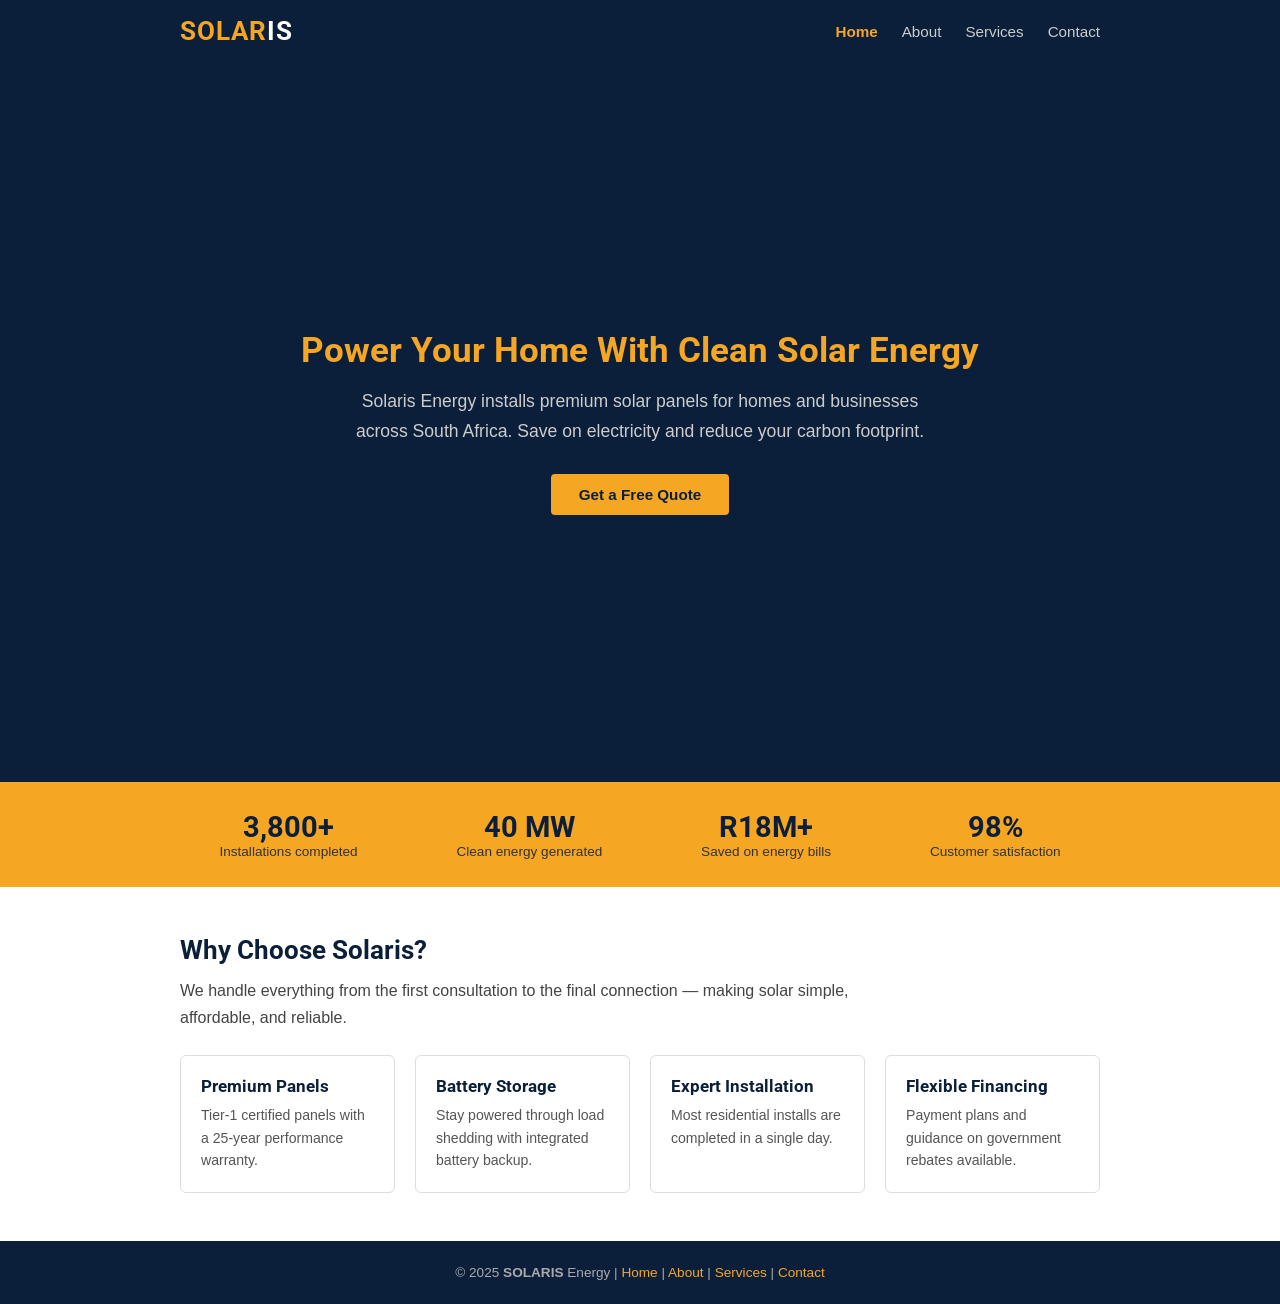
<file: index.html>
<!DOCTYPE html>
<html lang="en">
<head>
  <meta charset="UTF-8" />
  <meta name="viewport" content="width=device-width, initial-scale=1.0" />
  <title>Solaris Energy — Home</title>
  <link rel="stylesheet" href="/css/style.css" />
</head>
<body>

  <header>
    <div class="container">
      <a href="index.html" class="logo">SOLAR<span>IS</span></a>
      <nav>
        <ul>
          <li><a href="index.html">Home</a></li>
          <li><a href="about.html">About</a></li>
          <li><a href="services.html">Services</a></li>
          <li><a href="contact.html">Contact</a></li>
        </ul>
      </nav>
    </div>
  </header>

  <main>

    <div class="hero hero-full">
      <h1>Power Your Home With Clean Solar Energy</h1>
      <p>Solaris Energy installs premium solar panels for homes and businesses across South Africa. Save on electricity and reduce your carbon footprint.</p>
      <a href="contact.html" class="btn">Get a Free Quote</a>
    </div>

    <div class="stats-bar">
      <div class="container">
        <div class="stat">
          <h3>3,800+</h3>
          <p>Installations completed</p>
        </div>
        <div class="stat">
          <h3>40 MW</h3>
          <p>Clean energy generated</p>
        </div>
        <div class="stat">
          <h3>R18M+</h3>
          <p>Saved on energy bills</p>
        </div>
        <div class="stat">
          <h3>98%</h3>
          <p>Customer satisfaction</p>
        </div>
      </div>
    </div>

    <section>
      <div class="container">
        <h2>Why Choose Solaris?</h2>
        <p>We handle everything from the first consultation to the final connection — making solar simple, affordable, and reliable.</p>
        <div class="card-grid">
          <div class="card">
            <h3>Premium Panels</h3>
            <p>Tier-1 certified panels with a 25-year performance warranty.</p>
          </div>
          <div class="card">
            <h3>Battery Storage</h3>
            <p>Stay powered through load shedding with integrated battery backup.</p>
          </div>
          <div class="card">
            <h3>Expert Installation</h3>
            <p>Most residential installs are completed in a single day.</p>
          </div>
          <div class="card">
            <h3>Flexible Financing</h3>
            <p>Payment plans and guidance on government rebates available.</p>
          </div>
        </div>
      </div>
    </section>

  </main>

  <footer>
    <p>&copy; 2025 <strong>SOLARIS</strong> Energy  | 
      <a href="index.html">Home</a>  | 
      <a href="about.html">About</a>  | 
      <a href="services.html">Services</a>  | 
      <a href="contact.html">Contact</a>
    </p>
  </footer>

  <script src="/js/script.js"></script>

</body>
</html>
</file>
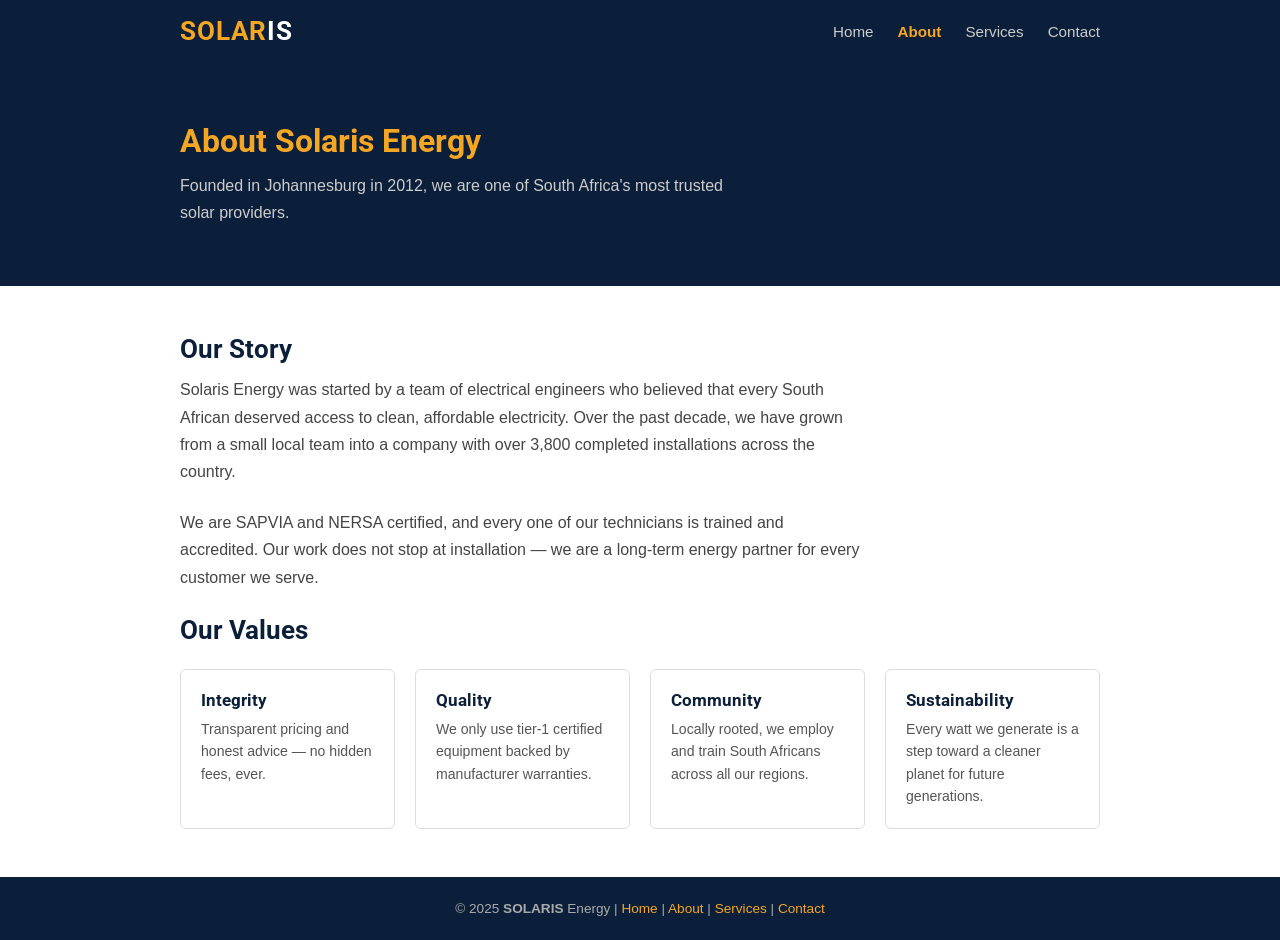
<file: about.html>
<!DOCTYPE html>
<html lang="en">
<head>
  <meta charset="UTF-8" />
  <meta name="viewport" content="width=device-width, initial-scale=1.0" />
  <title>Solaris Energy — About</title>
  <link rel="stylesheet" href="/css/style.css" />
</head>
<body>

  <header>
    <div class="container">
      <a href="index.html" class="logo">SOLAR<span>IS</span></a>
      <nav>
        <ul>
          <li><a href="index.html">Home</a></li>
          <li><a href="about.html">About</a></li>
          <li><a href="services.html">Services</a></li>
          <li><a href="contact.html">Contact</a></li>
        </ul>
      </nav>
    </div>
  </header>

  <main>

    <div class="page-hero">
      <div class="container">
        <h1>About Solaris Energy</h1>
        <p>Founded in Johannesburg in 2012, we are one of South Africa's most trusted solar providers.</p>
      </div>
    </div>

    <section>
      <div class="container">
        <h2>Our Story</h2>
        <p>Solaris Energy was started by a team of electrical engineers who believed that every South African deserved access to clean, affordable electricity. Over the past decade, we have grown from a small local team into a company with over 3,800 completed installations across the country.</p>
        <p>We are SAPVIA and NERSA certified, and every one of our technicians is trained and accredited. Our work does not stop at installation — we are a long-term energy partner for every customer we serve.</p>

        <h2>Our Values</h2>
        <div class="card-grid">
          <div class="card">
            <h3>Integrity</h3>
            <p>Transparent pricing and honest advice — no hidden fees, ever.</p>
          </div>
          <div class="card">
            <h3>Quality</h3>
            <p>We only use tier-1 certified equipment backed by manufacturer warranties.</p>
          </div>
          <div class="card">
            <h3>Community</h3>
            <p>Locally rooted, we employ and train South Africans across all our regions.</p>
          </div>
          <div class="card">
            <h3>Sustainability</h3>
            <p>Every watt we generate is a step toward a cleaner planet for future generations.</p>
          </div>
        </div>
      </div>
    </section>

  </main>

  <footer>
    <p>&copy; 2025 <strong>SOLARIS</strong> Energy  | 
      <a href="index.html">Home</a>  | 
      <a href="about.html">About</a>  | 
      <a href="services.html">Services</a>  | 
      <a href="contact.html">Contact</a>
    </p>
  </footer>

  <script src="/js/script.js"></script>

</body>
</html>
</file>
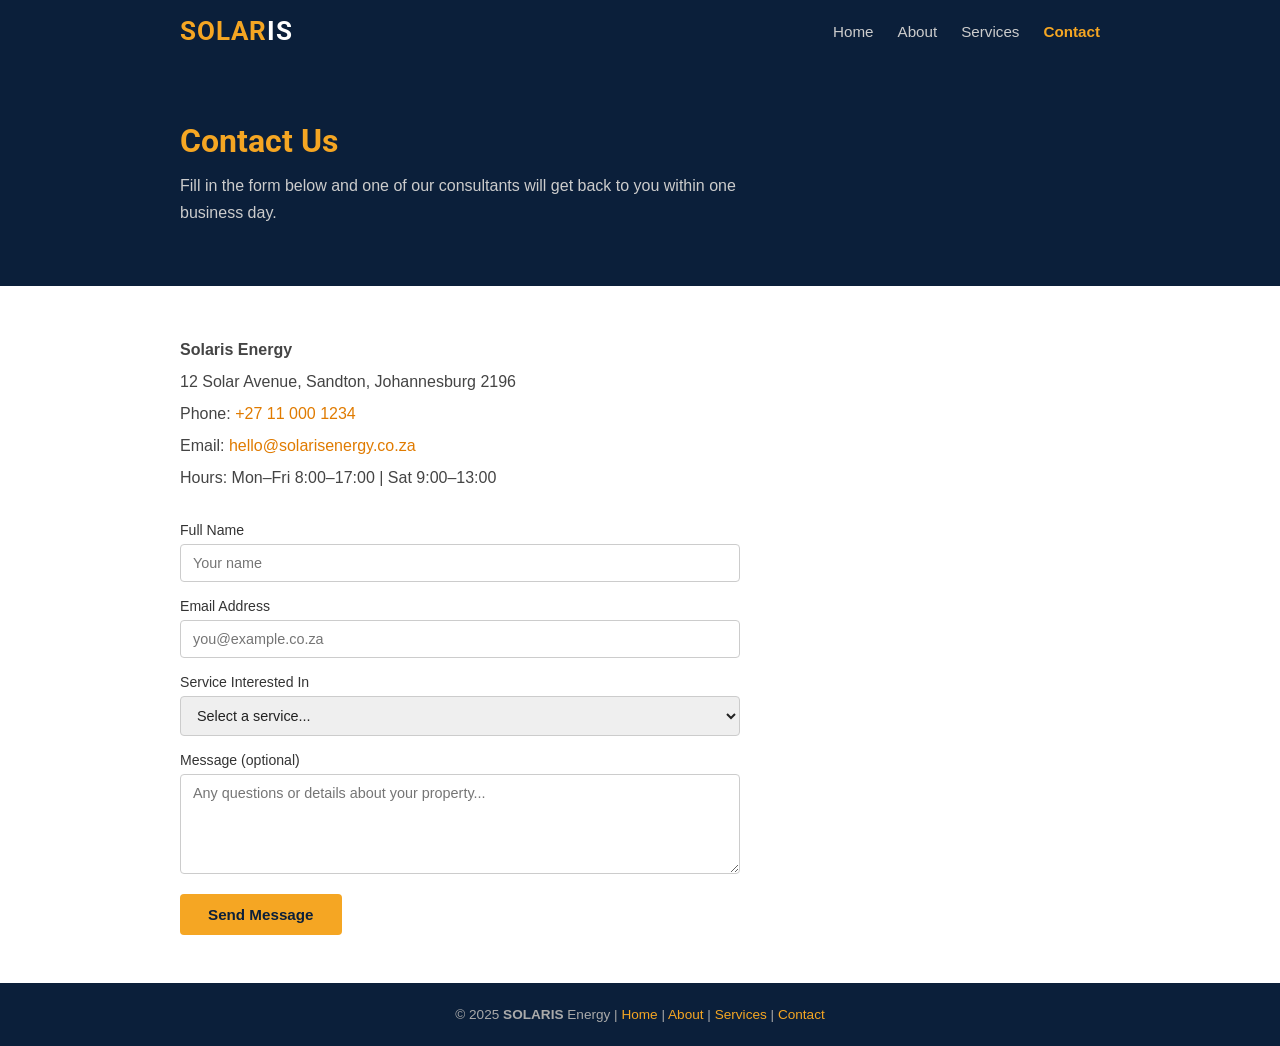
<file: contact.html>
<!DOCTYPE html>
<html lang="en">
<head>
  <meta charset="UTF-8" />
  <meta name="viewport" content="width=device-width, initial-scale=1.0" />
  <title>Solaris Energy — Contact</title>
  <link rel="stylesheet" href="/css/style.css" />
</head>
<body>

  <header>
    <div class="container">
      <a href="index.html" class="logo">SOLAR<span>IS</span></a>
      <nav>
        <ul>
          <li><a href="index.html">Home</a></li>
          <li><a href="about.html">About</a></li>
          <li><a href="services.html">Services</a></li>
          <li><a href="contact.html">Contact</a></li>
        </ul>
      </nav>
    </div>
  </header>

  <main>

    <div class="page-hero">
      <div class="container">
        <h1>Contact Us</h1>
        <p>Fill in the form below and one of our consultants will get back to you within one business day.</p>
      </div>
    </div>

    <section>
      <div class="container">

        <address>
          <strong>Solaris Energy</strong><br />
          12 Solar Avenue, Sandton, Johannesburg 2196<br />
          Phone: <a href="tel:+27110001234">+27 11 000 1234</a><br />
          Email: <a href="mailto:hello@solarisenergy.co.za">hello@solarisenergy.co.za</a><br />
          Hours: Mon–Fri 8:00–17:00  |  Sat 9:00–13:00
        </address>

        <form id="contact-form">
          <div class="form-group">
            <label for="name">Full Name</label>
            <input type="text" id="name" placeholder="Your name" />
          </div>
          <div class="form-group">
            <label for="email">Email Address</label>
            <input type="email" id="email" placeholder="you@example.co.za" />
          </div>
          <div class="form-group">
            <label for="service">Service Interested In</label>
            <select id="service">
              <option value="">Select a service...</option>
              <option>Residential Solar Installation</option>
              <option>Commercial &amp; Industrial Solar</option>
              <option>Battery Storage &amp; Backup</option>
              <option>Solar Water Heating</option>
              <option>Maintenance &amp; Monitoring</option>
            </select>
          </div>
          <div class="form-group">
            <label for="message">Message (optional)</label>
            <textarea id="message" placeholder="Any questions or details about your property..."></textarea>
          </div>
          <button type="button" class="btn" onclick="submitForm()">Send Message</button>
        </form>

        <div id="success-message">
          Thank you! We received your message and will be in touch within one business day.
        </div>

      </div>
    </section>

  </main>

  <footer>
    <p>&copy; 2025 <strong>SOLARIS</strong> Energy  | 
      <a href="index.html">Home</a>  | 
      <a href="about.html">About</a>  | 
      <a href="services.html">Services</a>  | 
      <a href="contact.html">Contact</a>
    </p>
  </footer>

  <script src="/js/script.js"></script>

</body>
</html>
</file>
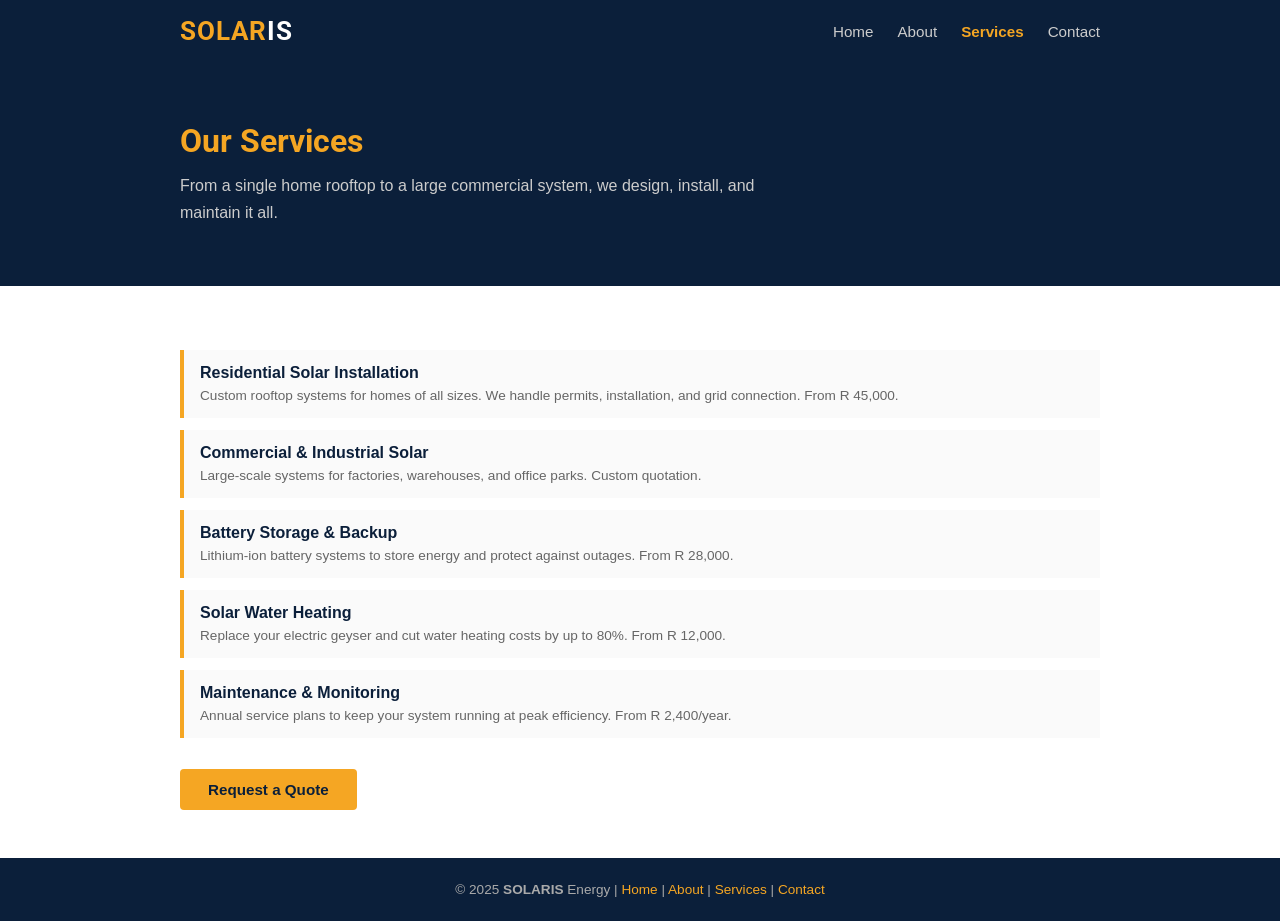
<file: services.html>
<!DOCTYPE html>
<html lang="en">
<head>
  <meta charset="UTF-8" />
  <meta name="viewport" content="width=device-width, initial-scale=1.0" />
  <title>Services</title>
  <link rel="stylesheet" href="/css/style.css" />
</head>
<body>

  <header>
    <div class="container">
      <a href="index.html" class="logo">SOLAR<span>IS</span></a>
      <nav>
        <ul>
          <li><a href="index.html">Home</a></li>
          <li><a href="about.html">About</a></li>
          <li><a href="services.html">Services</a></li>
          <li><a href="contact.html">Contact</a></li>
        </ul>
      </nav>
    </div>
  </header>

  <main>

    <div class="page-hero">
      <div class="container">
        <h1>Our Services</h1>
        <p>From a single home rooftop to a large commercial system, we design, install, and maintain it all.</p>
      </div>
    </div>

    <section>
      <div class="container">
        <ul class="service-list">
          <li>
            <strong>Residential Solar Installation</strong>
            <span>Custom rooftop systems for homes of all sizes. We handle permits, installation, and grid connection. From R 45,000.</span>
          </li>
          <li>
            <strong>Commercial &amp; Industrial Solar</strong>
            <span>Large-scale systems for factories, warehouses, and office parks. Custom quotation.</span>
          </li>
          <li>
            <strong>Battery Storage &amp; Backup</strong>
            <span>Lithium-ion battery systems to store energy and protect against outages. From R 28,000.</span>
          </li>
          <li>
            <strong>Solar Water Heating</strong>
            <span>Replace your electric geyser and cut water heating costs by up to 80%. From R 12,000.</span>
          </li>
          <li>
            <strong>Maintenance &amp; Monitoring</strong>
            <span>Annual service plans to keep your system running at peak efficiency. From R 2,400/year.</span>
          </li>
        </ul>

        <br />
        <a href="contact.html" class="btn">Request a Quote</a>
      </div>
    </section>

  </main>

  <footer>
    <p>&copy; 2025 <strong>SOLARIS</strong> Energy |
      <a href="index.html">Home</a>  |
      <a href="about.html">About</a>  |
      <a href="services.html">Services</a>  |
      <a href="contact.html">Contact</a>
    </p>
  </footer>

  <script src="/js/script.js"></script>

</body>
</html>
</file>
<file: css/style.css>
@import url("https://fonts.googleapis.com/css2?family=Poppins:ital,wght@0,100;0,200;0,300;0,400;0,500;0,600;0,700;0,800;0,900;1,100;1,200;1,300;1,400;1,500;1,600;1,700;1,800;1,900&display=swap");
@import url("https://fonts.googleapis.com/css2?family=Poppins:ital,wght@0,100;0,200;0,300;0,400;0,500;0,600;0,700;0,800;0,900;1,100;1,200;1,300;1,400;1,500;1,600;1,700;1,800;1,900&family=Roboto:ital,wght@0,100..900;1,100..900&display=swap");
* {
  box-sizing: border-box;
  margin: 0;
  padding: 0;
}

body {
  font-family: Roboto, serif;
  background-color: #ffffff;
  color: #222222;
  display: flex;
  flex-direction: column;
  min-height: 100dvh;
}

a {
  color: #e07b00;
  text-decoration: none;
}

a:hover {
  text-decoration: underline;
}

.container {
  max-width: 960px;
  margin: 0 auto;
  padding: 0 20px;
}

header {
  background-color: #0b1f3a;
  padding: 16px 20px;
}

header .container {
  display: flex;
  align-items: center;
  justify-content: space-between;
  flex-wrap: wrap;
  gap: 12px;
}

.logo {
  font-size: 1.6rem;
  font-weight: bold;
  color: #f5a623;
  letter-spacing: 1px;
  text-decoration: none;
}

.logo span {
  color: #ffffff;
}

.logo:hover {
  text-decoration: none;
}

nav ul {
  list-style: none;
  display: flex;
  gap: 24px;
}

nav ul li a {
  color: #cccccc;
  font-family: Arial, sans-serif;
  font-size: 0.95rem;
}

nav ul li a:hover {
  color: #f5a623;
  text-decoration: none;
}

nav ul li a.active {
  color: #f5a623;
  font-weight: bold;
}

.btn {
  display: inline-block;
  background-color: #f5a623;
  color: #0b1f3a;
  padding: 12px 28px;
  border-radius: 4px;
  font-family: Arial, sans-serif;
  font-weight: bold;
  font-size: 0.95rem;
  cursor: pointer;
  border: none;
  text-decoration: none;
}

.btn:hover {
  background-color: #d4891a;
  text-decoration: none;
  color: #0b1f3a;
}

.hero {
  background-color: #0b1f3a;
  color: #ffffff;
  padding: 60px 20px;
  text-align: center;
}

.hero h1 {
  font-size: 2.2rem;
  margin-bottom: 16px;
  color: #f5a623;
}

.hero p {
  font-size: 1.1rem;
  max-width: 580px;
  margin: 0 auto 28px;
  color: #cccccc;
  font-family: Arial, sans-serif;
  line-height: 1.7;
}

.hero-full {
  min-height: 80vh;
  display: flex;
  align-items: center;
  justify-content: center;
  flex-direction: column;
}

.page-hero {
  background-color: #0b1f3a;
  color: #ffffff;
  padding: 60px 20px;
}

.page-hero h1 {
  font-size: 2rem;
  color: #f5a623;
  margin-bottom: 12px;
}

.page-hero p {
  font-family: Arial, sans-serif;
  color: #cccccc;
  max-width: 580px;
  line-height: 1.7;
}

main {
  flex: 1;
}

section {
  padding: 48px 20px;
}

section h2 {
  font-size: 1.6rem;
  color: #0b1f3a;
  margin-bottom: 12px;
}

section p {
  font-family: Arial, sans-serif;
  line-height: 1.7;
  color: #444444;
  max-width: 680px;
  margin-bottom: 24px;
}

.stats-bar {
  background-color: #f5a623;
  padding: 28px 20px;
}

.stats-bar .container {
  display: flex;
  justify-content: space-around;
  flex-wrap: wrap;
  gap: 20px;
  text-align: center;
}

.stat h3 {
  font-size: 1.8rem;
  color: #0b1f3a;
}

.stat p {
  font-family: Arial, sans-serif;
  font-size: 0.85rem;
  color: #333333;
  margin: 0;
}

.card-grid {
  display: grid;
  grid-template-columns: repeat(auto-fit, minmax(200px, 1fr));
  gap: 20px;
  margin-top: 24px;
}

.card {
  border: 1px solid #dddddd;
  border-radius: 6px;
  padding: 20px;
}

.card h3 {
  font-size: 1.05rem;
  color: #0b1f3a;
  margin-bottom: 8px;
}

.card p {
  font-family: Arial, sans-serif;
  font-size: 0.88rem;
  color: #555555;
  line-height: 1.6;
  margin: 0;
}

.service-list {
  list-style: none;
  margin-top: 16px;
}

.service-list li {
  border-left: 4px solid #f5a623;
  padding: 14px 16px;
  margin-bottom: 12px;
  background-color: #fafafa;
  font-family: Arial, sans-serif;
}

.service-list li strong {
  display: block;
  color: #0b1f3a;
  margin-bottom: 4px;
  font-size: 1rem;
}

.service-list li span {
  font-size: 0.85rem;
  color: #666666;
}

address {
  font-style: normal;
  font-family: Arial, sans-serif;
  line-height: 2;
  color: #444444;
  margin-bottom: 28px;
}

form {
  max-width: 560px;
}

.form-group {
  margin-bottom: 16px;
}

.form-group label {
  display: block;
  font-family: Arial, sans-serif;
  font-size: 0.88rem;
  color: #333333;
  margin-bottom: 6px;
}

.form-group input,
.form-group select,
.form-group textarea {
  width: 100%;
  padding: 10px 12px;
  border: 1px solid #cccccc;
  border-radius: 4px;
  font-family: Arial, sans-serif;
  font-size: 0.9rem;
  color: #222222;
}

.form-group textarea {
  height: 100px;
  resize: vertical;
}

#success-message {
  display: none;
  background-color: #eaf7ea;
  border: 1px solid #5cb85c;
  color: #2d7a2d;
  padding: 16px;
  border-radius: 4px;
  font-family: Arial, sans-serif;
  margin-top: 16px;
}

hr {
  border: none;
  border-top: 1px solid #eeeeee;
}

footer {
  background-color: #0b1f3a;
  color: #aaaaaa;
  text-align: center;
  padding: 24px 20px;
  font-family: Arial, sans-serif;
  font-size: 0.85rem;
}

footer a {
  color: #f5a623;
}

@media (max-width: 600px) {
  .hero h1 {
    font-size: 1.6rem;
  }

  nav ul {
    gap: 14px;
  }
}
</file>
